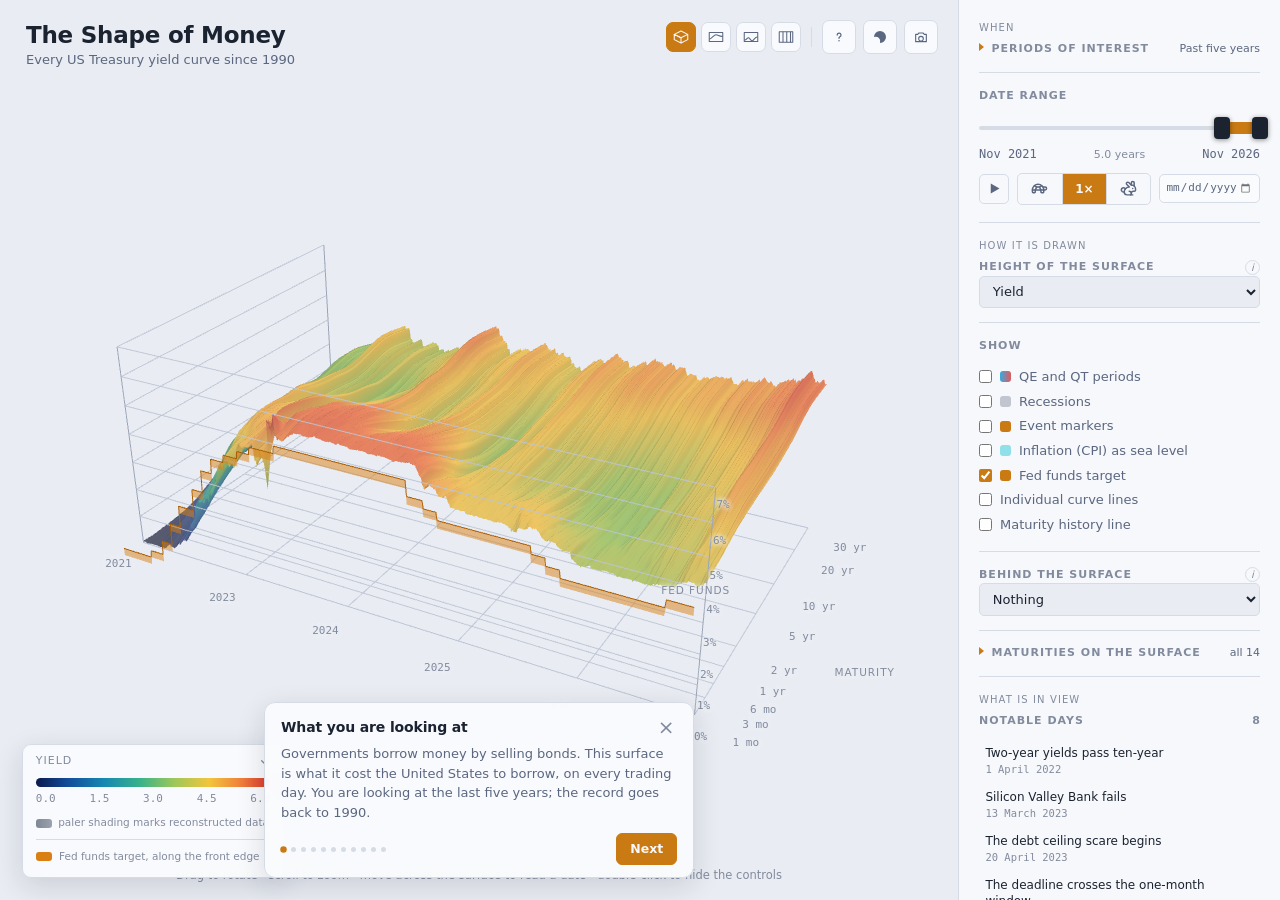
<file: docs/index.html>
<!doctype html>
<html lang="en">
<head>
<meta charset="utf-8">
<meta name="viewport" content="width=device-width, initial-scale=1, maximum-scale=1">
<meta name="color-scheme" content="dark">
<title>The Shape of Money, 36 Years of the US Treasury Yield Curve in 3D</title>
<meta name="description" content="An interactive three-dimensional view of the US Treasury yield curve since 1990, alongside the Fed funds rate, the Federal Reserve's balance sheet, the S&amp;P 500 and NBER recessions.">
<link rel="canonical" href="https://yieldcurve3d.com/">

<!-- Social preview. The image is redrawn from the data by the daily job, so a
     shared link always shows the current surface. -->
<meta property="og:type" content="website">
<meta property="og:site_name" content="The Shape of Money">
<meta property="og:url" content="https://yieldcurve3d.com/">
<meta property="og:title" content="The Shape of Money">
<meta property="og:description" content="Every US Treasury yield curve since 1990, in three dimensions, with the Fed funds rate, the Federal Reserve's balance sheet, the S&amp;P 500 and recessions.">
<meta property="og:image" content="https://yieldcurve3d.com/preview.png">
<meta property="og:image:width" content="1400">
<meta property="og:image:height" content="783">
<meta property="og:image:alt" content="US Treasury yields from January 2025 to September 2026 as a three-dimensional surface, orange along the thirty-year edge and yellow at the short end. A gold ribbon on the front edge is the Fed funds target, stepping down through three cuts in late 2025.">
<meta name="twitter:card" content="summary_large_image">
<meta name="twitter:title" content="The Shape of Money">
<meta name="twitter:description" content="Every US Treasury yield curve since 1990, in three dimensions.">
<meta name="twitter:image" content="https://yieldcurve3d.com/preview.png">

<link rel="stylesheet" href="style.css?v=b2ed111043">
<link rel="icon" href="data:image/svg+xml,<svg xmlns='http://www.w3.org/2000/svg' viewBox='0 0 32 32'><text y='26' font-size='26'>📈</text></svg>">
<script type="importmap">
{ "imports": {
    "three": "./vendor/three.module.js",
    "three/webgpu": "./vendor/three.module.js",
    "three/tsl": "./vendor/three.module.js",
    "three/addons/": "./vendor/",
      "./js/app.js": "./js/app.js?v=b2ed111043",
      "./js/colormap.js": "./js/colormap.js?v=b2ed111043",
      "./js/data.js": "./js/data.js?v=b2ed111043",
      "./js/inspector.js": "./js/inspector.js?v=b2ed111043",
      "./js/interpolate.js": "./js/interpolate.js?v=b2ed111043",
      "./js/layers.js": "./js/layers.js?v=b2ed111043",
      "./js/scene.js": "./js/scene.js?v=b2ed111043",
      "./js/snapshot.js": "./js/snapshot.js?v=b2ed111043",
      "./js/theme.js": "./js/theme.js?v=b2ed111043",
      "./js/tour.js": "./js/tour.js?v=b2ed111043"
  } }
</script>
</head>
<body>

<div id="loading"><div class="spinner"></div><p>Loading 36 years of yield curves…</p></div>

<main id="app" hidden>

  <div id="stage">
    <canvas id="scene" role="img" aria-label="Three-dimensional surface of US Treasury yields. Use the controls beside it to change the dates and what is shown; the readout gives the figures for any day you point at."></canvas>
    <div id="labels" aria-hidden="true"></div>

    <div id="stage-top">
      <h1>The Shape of Money</h1>
      <p class="sub">Every US Treasury yield curve since 1990</p>
    </div>

    <div id="stage-tools">
      <div class="views" role="group" aria-label="Camera angle">
        <button data-view="default" title="Angled, the default"><svg class="viewglyph" viewBox="0 0 24 24" aria-hidden="true" focusable="false" fill="none" stroke="currentColor" stroke-width="1.4" stroke-linejoin="round"><path d="M3 8.5 12 4l9 4.5-9 4.5z"/><path d="M3 8.5v7l9 4.5v-7z"/><path d="M21 8.5v7l-9 4.5"/></svg><span>Angled</span></button>
        <button data-view="front" title="End-on, one day as a single curve"><svg class="viewglyph" viewBox="0 0 24 24" aria-hidden="true" focusable="false" fill="none" stroke="currentColor" stroke-width="1.4" stroke-linejoin="round"><path d="M3 6h18v12H3z"/><path d="M3 15c4-1 6-6 9-6s5 3 9 2"/></svg><span>Curve on</span></button>
        <button data-view="side" title="From the side, along the time axis"><svg class="viewglyph" viewBox="0 0 24 24" aria-hidden="true" focusable="false" fill="none" stroke="currentColor" stroke-width="1.4" stroke-linejoin="round"><path d="M3 6h18v12H3z"/><path d="M3 16c3 1 4-4 6-3s3 5 5 4 4-6 7-5"/></svg><span>Along time</span></button>
        <button data-view="top" title="Straight down from above"><svg class="viewglyph" viewBox="0 0 24 24" aria-hidden="true" focusable="false" fill="none" stroke="currentColor" stroke-width="1.4" stroke-linejoin="round"><path d="M3 5h18v14H3z"/><path d="M8 5v14M13 5v14M18 5v14"/></svg><span>Overhead</span></button>
      </div>
      <span class="tools-rule" aria-hidden="true"></span>
      <button id="tour-btn" title="How to read this chart" aria-label="How to read this chart">
        <svg viewBox="0 0 24 24" width="16" height="16" aria-hidden="true"><path d="M9.2 9a2.9 2.9 0 1 1 3.9 2.7c-.7.3-1.1 1-1.1 1.7v.6" fill="none" stroke="currentColor" stroke-width="1.9" stroke-linecap="round"/><circle cx="12" cy="17.6" r="1.1" fill="currentColor"/></svg>
      </button>
      <button id="theme-toggle" title="Switch between light and dark" aria-label="Switch theme">
        <svg viewBox="0 0 24 24" width="16" height="16" aria-hidden="true"><path d="M12 3a9 9 0 1 0 9 9 7 7 0 0 1-9-9Z" fill="currentColor"/></svg>
      </button>
      <div class="menu-wrap">
        <button id="snap-toggle" aria-expanded="false" aria-haspopup="true" title="Chart snapshot">
          <svg viewBox="0 0 24 24" width="16" height="16" aria-hidden="true"><path d="M4 8h3l2-2h6l2 2h3v11H4V8Zm8 3a3.5 3.5 0 1 0 0 7 3.5 3.5 0 0 0 0-7Z" fill="none" stroke="currentColor" stroke-width="1.7" stroke-linejoin="round"/></svg>
        </button>
        <div id="snap-menu" hidden role="menu">
          <p class="menu-head">Chart snapshot</p>
          <button data-snap="download" role="menuitem"><span>Download image</span><kbd>⌥⌘S</kbd></button>
          <button data-snap="copy" role="menuitem"><span>Copy image</span><kbd>⇧⌘S</kbd></button>
          <button data-snap="link" role="menuitem"><span>Copy link</span><kbd>⌥S</kbd></button>
          <button data-snap="tab" role="menuitem"><span>Open in new tab</span></button>
          <button data-snap="print" role="menuitem"><span>Print</span><kbd>⌘P</kbd></button>
          <button data-snap="x" role="menuitem"><span>Share on X</span></button>
          <button data-snap="embed" role="menuitem"><span>Copy embed code</span></button>
        </div>
      </div>
      <button id="panel-toggle" aria-expanded="true" title="Show or hide the controls">
        <span></span><span></span><span></span>
      </button>
    </div>

    <div id="inspector" hidden></div>

    <div id="corner">
      <div id="legend-box">
        <button id="legend-toggle" aria-expanded="true">
          <span id="legend-title">Yield</span>
          <svg viewBox="0 0 12 12" width="10" height="10" aria-hidden="true"><path d="M2 4.5 6 8.5 10 4.5" fill="none" stroke="currentColor" stroke-width="1.6" stroke-linecap="round" stroke-linejoin="round"/></svg>
        </button>
        <div id="legend-body">
          <div id="legend-bar"></div>
          <div id="legend-ticks"></div>
          <p id="legend-recon"><span class="chip"></span> paler shading marks reconstructed data</p>
          <ul id="legend-keys"></ul>
        </div>
      </div>
    </div>
    <div id="toast" hidden></div>
    <div id="hint">Drag to rotate · scroll to zoom · move across the surface to read a date · double-click to hide the controls</div>

    <a id="embed-credit" href="https://yieldcurve3d.com/" target="_blank" rel="noopener">
      yieldcurve3d.com
      <svg viewBox="0 0 12 12" width="9" height="9" aria-hidden="true"><path d="M4 2h6v6M10 2 3 9" fill="none" stroke="currentColor" stroke-width="1.6" stroke-linecap="round" stroke-linejoin="round"/></svg>
    </a>
  </div>

  <aside id="panel">
    <p class="group">When</p>
    <section class="block">
      <details id="presets-block">
        <summary><h2>Periods of interest</h2><span id="preset-active"></span></summary>
        <div id="presets" class="presets"></div>
        <p id="preset-note" class="note"></p>
      </details>
    </section>
    <section class="block">
      <h2>Date range</h2>
      <div id="slider" class="slider">
        <div class="track"></div>
        <button class="fill" aria-label="Move the whole range" title="Drag to move the whole range"></button>
        <button class="handle" data-handle="lo" aria-label="Start date"></button>
        <button class="handle" data-handle="hi" aria-label="End date"></button>
      </div>
      <div class="range-readout">
        <span id="range-lo"></span>
        <span id="range-span"></span>
        <span id="range-hi"></span>
      </div>

      <div id="play-row">
        <button id="play-toggle" aria-pressed="false" aria-label="Play" title="Slide the whole window forward through the record"></button>
        <div class="speeds" id="play-speed" role="group" aria-label="Playback speed">
          <button data-speed="4" aria-label="Slow" title="Slow"><svg viewBox="0 0 24 24" fill="none" stroke="currentColor" stroke-width="2" stroke-linecap="round" stroke-linejoin="round" aria-hidden="true" focusable="false"><path d="m12 10 2 4v3a1 1 0 0 0 1 1h2a1 1 0 0 0 1-1v-3a8 8 0 1 0-16 0v3a1 1 0 0 0 1 1h2a1 1 0 0 0 1-1v-3l2-4h4Z"/><path d="M4.82 7.9 8 10"/><path d="M15.18 7.9 12 10"/><path d="M16.93 10H20a2 2 0 0 1 0 4H2"/></svg></button>
          <button data-speed="12" aria-pressed="true" aria-label="Normal speed" title="Normal speed">1&#215;</button>
          <button data-speed="40" aria-label="Fast" title="Fast"><svg viewBox="0 0 24 24" fill="none" stroke="currentColor" stroke-width="2" stroke-linecap="round" stroke-linejoin="round" aria-hidden="true" focusable="false"><path d="M13 16a3 3 0 0 1 2.24 5"/><path d="M18 12h.01"/><path d="M18 21h-8a4 4 0 0 1-4-4 7 7 0 0 1 7-7h.2L9.6 6.4a1 1 0 1 1 2.8-2.8L15.8 7h.2c3.3 0 6 2.7 6 6v1a2 2 0 0 1-2 2h-1a3 3 0 0 0-3 3"/><path d="M20 8.54V4a2 2 0 1 0-4 0v3"/><path d="M7.612 12.524a3 3 0 1 0-1.6 4.3"/></svg></button>
        </div>
        <input type="date" id="jump-date" aria-label="Jump to a date"
               title="Jump to a date. The window slides to hold it.">
      </div>

    </section>
    <p class="group">How it is drawn</p>
    <section class="block" id="height-block">
      <div class="head">
        <h2>Height of the surface</h2>
        <button type="button" class="info" aria-expanded="false"
                aria-controls="height-note" aria-label="What this means" title="What this means">i</button>
      </div>
      <select id="height-mode" aria-label="What the height of the surface means">
        <option value="level" selected>Yield</option>
        <option value="vsFunds">Yield minus Fed funds</option>
        <option value="vs3m">Yield minus 3-month</option>
      </select>
      <p id="height-note" class="note" hidden></p>
    </section>
    <section class="block" id="show-block">
      <h2>Show</h2>
      <label class="check"><input type="checkbox" id="opt-regimes"> <span class="sw sw-qe"></span> QE and QT periods</label>
      <label class="check"><input type="checkbox" id="opt-recessions"> <span class="sw sw-rec"></span> Recessions</label>
      <label class="check"><input type="checkbox" id="opt-events"> <span class="sw sw-ev"></span> Event markers</label>
      <label class="check"><input type="checkbox" id="opt-inflation"> <span class="sw sw-infl"></span> Inflation (CPI) as sea level</label>
      <label class="check"><input type="checkbox" id="opt-fedfunds"> <span class="sw sw-ff"></span> Fed funds target</label>
      <label class="check" title="Draws the actual daily curves on top of the surface, so you can see the readings the surface is stretched over. Over long ranges these are sampled; the legend says how often."><input type="checkbox" id="opt-lines"> Individual curve lines</label>
      <label class="check" title="Adds a second crosshair line running the other way, following one maturity through time, so you can see where the point you are reading sits in its own history."><input type="checkbox" id="opt-history"> Maturity history line</label>
    </section>
    <section class="block" id="wall-block">
      <div class="head">
        <h2>Behind the surface</h2>
        <button type="button" class="info" aria-expanded="false"
                aria-controls="context-note" aria-label="What this means" title="What this means">i</button>
      </div>
      <select id="context-series" aria-label="Series shown on the back wall">
        <option value="WALCL">Federal Reserve balance sheet</option>
        <option value="NASDAQCOM">NASDAQ Composite</option>
        <option value="SP500">S&amp;P 500</option>
        <option value="VIXCLS">VIX (volatility)</option>
        <option value="THREEFYTP10">10-year term premium</option>
        <option value="T10YIE">Expected inflation (10-year breakeven)</option>
        <option value="M2SL">Money supply growth (M2, year on year)</option>
        <option value="UNRATE">Unemployment rate</option>
        <option value="none" selected>Nothing</option>
      </select>
      <p id="context-note" class="note" hidden></p>
    </section>
    <section class="block">
      <details id="maturities-block">
        <summary><h2>Maturities on the surface</h2><span id="tenor-active"></span></summary>

      <label class="check all"><input type="checkbox" id="tenor-all" checked> Select all</label>
      <div id="tenor-list" class="tenors"></div>
      <p class="note">Switch any off and the curve is re-interpolated through
      the ones that are left, so the surface stays continuous.</p>
      </details>
    </section>
    <p class="group">What is in view</p>
    <section class="block" id="events-block">
      <h2>Notable days <span id="events-count"></span></h2>
      <div id="events-list"></div>
    </section>
    <div class="panel-foot">
    <section class="block" id="freshness-block">
      <p class="note freshness">
        <span id="data-through"></span>
        <button type="button" id="data-check">Check for newer</button>
      </p>
      <p class="note" id="data-status" role="status" hidden></p>
    </section>
    <section class="block credits">
      <details>
        <summary><h2>How to read this</h2></summary>
      <p>Height is the annualised yield a US Treasury security of that maturity
      paid on that day. The near edge is short-dated debt, the far edge is the
      30&#8209;year bond. Recessions fall across the surface as shade.</p>
      <p><strong>Reconstructed data.</strong> The Treasury stopped issuing the
      30&#8209;year bond between February 2002 and February 2006, and did not
      publish a 1&#8209;month rate before July 2001. Those gaps are filled by
      interpolation so the surface stays continuous, and shaded paler where
      that has happened.</p>
      <p class="src">Yields: US Department of the Treasury. Policy rate, balance
      sheet, term premium, NASDAQ, VIX, unemployment and recession dating: Federal Reserve
      Economic Data, St.&nbsp;Louis Fed. S&amp;P 500 closing prices from 1982.
      <span id="stamp"></span></p>
      <p class="src">Built with <a href="vendor/THREE-LICENSE.txt">three.js</a>,
      used under the MIT license. Turtle and rabbit from
      <a href="https://lucide.dev" rel="noopener" target="_blank">Lucide</a>,
      <a href="vendor/LUCIDE-LICENSE.txt">ISC license</a>.</p>
      <p class="src"><strong>Source and contact.</strong> The code, the data
      pipeline and a note on what the data does and does not support are at
      <a href="https://github.com/eric714/yield-curve-3d" rel="noopener"
      target="_blank">github.com/eric714/yield-curve-3d</a>. Corrections are
      welcome &mdash; open an issue there, or find me on X at
      <a href="https://x.com/Eric714" rel="noopener" target="_blank">@Eric714</a>.</p>
      </details>
    </section>
    <section class="block disclaimer">
      <h2>About the data</h2>
      <p>An educational visualization of US Treasury data. Errors, delays and
      gaps can occur; verify anything that matters against the original source.
      <strong>Not investment advice.</strong></p>
      <p class="src">No cookies. Page views are counted with GoatCounter, which
      stores no personal data and cannot identify you.</p>
    </section>
    </div>
  </aside>

</main>

<div id="print-host" aria-hidden="true"></div>
<noscript><p style="padding:2rem">This visualization needs JavaScript.</p></noscript>
<!-- Traffic counting.
     On, with the code below. GoatCounter sets no cookies and stores nothing in
     the visitor's browser, so there is nothing here to consent to. Empty the
     code to switch it off: no script is fetched and nothing is sent.
     Pinned to the versioned script with an integrity hash, so a compromised
     CDN cannot substitute different code. If GoatCounter ever rebuilds v5 the
     hash stops matching, the browser refuses the script, and counting silently
     stops. Recompute it with:
       curl -s https://gc.zgo.at/count.v5.js | openssl dgst -sha384 -binary | openssl base64 -A
     Deliberately skipped inside embeds: if a publisher puts the chart on a
     busy page, their readers did not choose to be counted, and the numbers
     would stop meaning "people who visited the site". -->
<script>
(function () {
  var CODE = "yieldcurve3d";        // your GoatCounter code; empty disables it entirely
  if (!CODE) return;
  if (new URLSearchParams(location.search).get("embed") === "1") return;
  if (location.hostname === "localhost" || location.hostname === "127.0.0.1") return;
  var s = document.createElement("script");
  s.async = true;
  s.src = "https://gc.zgo.at/count.v5.js";
  s.integrity = "sha384-atnOLvQb9t+jTSipvd75X2yginT4PjVbqDdlJAmxMm+wYElFmeR6EmLP5bYeoRVQ";
  s.crossOrigin = "anonymous";
  s.setAttribute("data-goatcounter", "https://" + CODE + ".goatcounter.com/count");
  document.head.appendChild(s);
})();
</script>

<script type="module" src="js/app.js?v=b2ed111043"></script>
</body>
</html>
</file>
<file: docs/style.css>
/* ------------------------------------------------------------------ base */
/* Palette values are written by js/theme.js so the 3D scene and the page
   always agree. These are the dark defaults, used before the script runs. */
:root{
  --bg:#080b14;
  --bg-panel:#0e1322;
  --bg-float:rgba(10,14,24,.93);
  --line:#1e2739;
  --ink:#e8ecf5;
  --ink-dim:#8b98b4;
  --ink-faint:#5a6782;
  --accent:#f2a03c;
  --accent-2:#4fb8e8;
  --shadow:0 8px 28px rgba(0,0,0,.55);
  --radius:7px;
  --font:system-ui,-apple-system,"Segoe UI",Roboto,Helvetica,Arial,sans-serif;
  --mono:ui-monospace,SFMono-Regular,"SF Mono",Menlo,Consolas,monospace;
}
*{box-sizing:border-box;margin:0;padding:0}
html,body{height:100%}
body{
  background:var(--bg);color:var(--ink);font-family:var(--font);
  font-size:15px;line-height:1.5;overflow:hidden;
  -webkit-font-smoothing:antialiased;
  transition:background .25s,color .25s;
}
button,select,input{font:inherit;color:inherit}
h1,h2{font-weight:600;letter-spacing:-.01em}

/* --------------------------------------------------------------- loading */
#loading{
  position:fixed;inset:0;display:grid;place-content:center;gap:1.25rem;
  justify-items:center;background:var(--bg);z-index:100;color:var(--ink-dim);
}
#loading.done{opacity:0;pointer-events:none;transition:opacity .5s}
.spinner{
  width:30px;height:30px;border:2px solid var(--line);
  border-top-color:var(--accent);border-radius:50%;animation:spin .8s linear infinite;
}
@keyframes spin{to{transform:rotate(360deg)}}

/* ---------------------------------------------------------------- layout */
#app{display:flex;height:100%;width:100%}
#stage{position:relative;flex:1;min-width:0}
#scene{display:block;width:100%;height:100%;touch-action:none;cursor:crosshair}
#scene:active{cursor:grabbing}

#panel{
  width:322px;flex:0 0 322px;height:100%;overflow-y:auto;
  background:var(--bg-panel);border-left:1px solid var(--line);
  padding:1.25rem;transition:margin-right .28s ease;
}
#app.collapsed #panel{margin-right:-322px}
#panel::-webkit-scrollbar{width:9px}
#panel::-webkit-scrollbar-thumb{background:var(--line);border-radius:9px}

.block{padding-bottom:.9rem;margin-bottom:.9rem;border-bottom:1px solid var(--line)}
.block:last-child{border:0;margin-bottom:0}
.block h2{
  font-size:11px;text-transform:uppercase;letter-spacing:.09em;
  color:var(--ink-faint);margin-bottom:.65rem;
}
.note{font-size:12.5px;color:var(--ink-dim);margin-top:.5rem;line-height:1.45}

/* --------------------------------------------------------------- overlay */
#stage-top{position:absolute;top:22px;left:26px;pointer-events:none;max-width:52%}
#stage-top h1{font-size:23px;line-height:1.15}
#stage-top .sub{font-size:13px;color:var(--ink-dim);margin-top:2px}

#hint{
  position:absolute;bottom:16px;left:50%;transform:translateX(-50%);
  font-size:11.5px;color:var(--ink-faint);pointer-events:none;
  white-space:nowrap;transition:opacity .2s;
}
/* Step aside while the readout is up rather than competing with it. */
#stage:has(#inspector:not([hidden])) #hint{opacity:0}

/* tool buttons, top right of the stage */
#stage-tools{position:absolute;top:20px;right:20px;display:flex;gap:7px;z-index:6}
#stage-tools button{
  width:34px;height:34px;display:grid;place-content:center;gap:4px;
  background:var(--bg-float);border:1px solid var(--line);
  border-radius:var(--radius);cursor:pointer;color:var(--ink-dim);
  backdrop-filter:blur(6px);transition:.15s;
}
#stage-tools button:hover{color:var(--ink);border-color:var(--ink-faint)}

/* Camera angles live with the camera now, not in the panel. They sit in the
   same cluster as the page tools but fenced off, because they are used far
   more often and mean something different. */
#stage-tools .views{display:flex;gap:5px}
#stage-tools .views button{width:30px;height:30px;align-self:center}
#stage-tools .views button span{display:none}   /* the glyph is the label */
#stage-tools .views button[aria-pressed=true]{
  background:var(--accent);border-color:var(--accent);color:var(--bg-panel);
}
.tools-rule{
  align-self:center;width:1px;height:20px;background:var(--line);margin:0 3px;
}
/* Seven buttons and a title do not both fit across a phone, so on narrow
   screens the cluster drops below the title and wraps to two rows. */
@media (max-width:820px){
  #stage-tools{
    top:96px;right:14px;
    flex-wrap:wrap;justify-content:flex-end;max-width:152px;
  }
  .tools-rule{display:none}
}
.viewglyph{width:18px;height:18px;display:block}
#panel-toggle span{display:block;width:15px;height:1.5px;background:currentColor}
#app:not(.collapsed) #panel-toggle{display:none}
[data-theme=light] #theme-toggle svg{transform:rotate(180deg)}

.menu-wrap{position:relative}
#snap-menu{
  position:absolute;top:40px;right:0;min-width:236px;padding:6px;
  background:var(--bg-float);border:1px solid var(--line);
  border-radius:9px;box-shadow:var(--shadow);backdrop-filter:blur(10px);
}
.menu-head{
  font-size:10.5px;text-transform:uppercase;letter-spacing:.09em;
  color:var(--ink-faint);padding:6px 9px 7px;
}
#snap-menu button{
  width:100%;height:auto;display:flex;align-items:center;justify-content:space-between;
  gap:1.5rem;padding:.45rem .6rem;background:none;border:0;border-radius:5px;
  color:var(--ink);font-size:13.5px;cursor:pointer;text-align:left;
}
#snap-menu button:hover{background:var(--line)}
#snap-menu kbd{
  font-family:var(--font);font-size:11.5px;color:var(--ink-faint);
}

#toast{
  position:absolute;bottom:22px;left:50%;transform:translateX(-50%);
  padding:.5rem .9rem;background:var(--bg-float);border:1px solid var(--line);
  border-radius:var(--radius);font-size:13px;box-shadow:var(--shadow);
  backdrop-filter:blur(8px);z-index:8;
}

/* 3D-projected axis labels */
#labels{position:absolute;inset:0;pointer-events:none;overflow:hidden}
#labels div{
  position:absolute;font-size:11px;font-family:var(--mono);
  color:var(--ink-faint);white-space:nowrap;transform:translate(-50%,-50%);
  text-shadow:0 0 5px var(--bg),0 0 5px var(--bg),0 0 5px var(--bg);
}
#labels div.axis-title{
  font-family:var(--font);font-size:10.5px;letter-spacing:.09em;
  text-transform:uppercase;
}
#labels div.era{color:var(--ink-dim);font-family:var(--font);font-size:11px}
/* Sits at the end of the maturity crosshair line, so it takes the ink color
   rather than the dimmed one the axis furniture uses. */
#labels div.hist-label{
  color:var(--ink);font-family:var(--font);font-size:10.5px;
  letter-spacing:.09em;text-transform:uppercase;transform:translate(0,-50%);
}

/* Data freshness. The date is the last trading day in the file, not the time
   the file was written: a build timestamp would change on every run and defeat
   the pipeline's "commit only when the data changed" rule. */
.freshness{
  display:flex;gap:.5em;align-items:baseline;flex-wrap:wrap;
  /* Same hairline the .block rule uses between sections, so the freshness
     line reads as its own thing rather than as a footnote to Jump to. */
  border-top:1px solid var(--line);margin-top:.9rem;padding-top:.9rem;
}
.freshness button{
  background:none;border:0;padding:0;font:inherit;color:var(--accent,#c8963c);
  cursor:pointer;text-decoration:underline;text-underline-offset:2px;
}
.freshness button:hover{opacity:.8}
.freshness button[disabled]{cursor:default;opacity:.5;text-decoration:none}
#data-status a{color:var(--accent);text-decoration:underline;text-underline-offset:2px}

/* ------------------------------------------------------------- inspector */
/* Legend keeps the bottom-left corner. The readout sits opposite it, because
   the bottom of the yield axis lands on the left and the panel was covering
   the 0-2% labels, which are the ones that matter during ZIRP. */
#corner{
  position:absolute;left:22px;bottom:22px;z-index:5;
  display:flex;flex-direction:column;gap:8px;align-items:flex-start;
  max-height:calc(100% - 44px);
}
#inspector{
  position:absolute;right:22px;bottom:22px;z-index:5;
  width:262px;padding:.7rem .8rem;
  background:var(--bg-float);border:1px solid var(--line);border-radius:9px;
  box-shadow:var(--shadow);backdrop-filter:blur(10px);
  font-size:12px;pointer-events:none;
}

#legend-box{
  width:262px;background:var(--bg-float);border:1px solid var(--line);
  border-radius:9px;box-shadow:var(--shadow);backdrop-filter:blur(10px);
  overflow:hidden;
}
#legend-toggle{
  display:flex;width:100%;align-items:center;justify-content:space-between;
  gap:.5rem;padding:.5rem .8rem;background:none;border:0;cursor:pointer;
  color:var(--ink-faint);font-size:11px;text-transform:uppercase;
  letter-spacing:.09em;
}
#legend-toggle:hover{color:var(--ink)}
#legend-toggle svg{transition:transform .18s;flex:0 0 auto}
#legend-box.closed #legend-toggle svg{transform:rotate(-90deg)}
#legend-box.closed #legend-body{display:none}
#legend-body{padding:0 .8rem .7rem}
#legend-recon{
  display:flex;align-items:center;gap:.4rem;
  margin-top:.5rem;font-size:10.5px;color:var(--ink-faint);
}
#legend-keys{list-style:none;margin:.5rem 0 0;padding:.5rem 0 0;border-top:1px solid var(--line)}
#legend-keys li{
  display:flex;align-items:center;gap:.45rem;
  font-size:10.5px;color:var(--ink-faint);padding:1px 0;
}
#legend-keys .k{width:16px;height:9px;border-radius:3px;flex:0 0 16px}
#legend-keys .k.line{height:2px;border-radius:2px}

#legend-recon .chip{
  width:16px;height:9px;border-radius:3px;flex:0 0 16px;
  background:linear-gradient(90deg,#7f8794,#9aa2ae);
}
.ins-head{display:flex;justify-content:space-between;align-items:baseline;margin-bottom:.5rem}
.ins-date{font-weight:600;font-size:13px}
.ins-pin{font-size:10px;text-transform:uppercase;letter-spacing:.08em;color:var(--accent)}
.ins-grid{display:grid;grid-template-columns:1fr 1fr;gap:1px 12px}
.ins-cell{display:flex;justify-content:space-between;align-items:baseline;gap:.5rem}
.ins-m{color:var(--ink-faint);font-size:11px}
.ins-v{font-family:var(--mono);font-size:12px}
.ins-cell.filled .ins-v,.ins-cell.filled .ins-m{opacity:.45;font-style:italic}
.ins-note{font-size:10.5px;color:var(--ink-faint);margin-top:.45rem;line-height:1.35}
.ins-extra{
  display:grid;grid-template-columns:auto 1fr;gap:1px 10px;
  margin-top:.55rem;padding-top:.5rem;border-top:1px solid var(--line);
}
.ins-extra dt{color:var(--ink-faint);font-size:11px}
.ins-extra dd{font-family:var(--mono);font-size:11.5px;text-align:right}
.ins-event{
  margin-top:.55rem;padding-top:.5rem;border-top:1px solid var(--line);
}
.ins-event b{display:block;font-size:12px;color:var(--accent);margin-bottom:2px}
.ins-event span{color:var(--ink-dim);font-size:11px;line-height:1.4}
.ins-hint{margin-top:.5rem;font-size:10px;color:var(--ink-faint)}

/* -------------------------------------------------------------- controls */
.presets{display:flex;flex-wrap:wrap;gap:5px}
.presets button{
  padding:.32rem .58rem;font-size:12px;background:transparent;
  border:1px solid var(--line);border-radius:5px;color:var(--ink-dim);
  cursor:pointer;transition:.14s;
}
.presets button:hover{border-color:var(--ink-faint);color:var(--ink)}
.presets button[aria-pressed=true]{
  background:var(--accent);border-color:var(--accent);color:var(--bg-panel);font-weight:600;
}

.slider{position:relative;height:26px;margin:.55rem 0 .3rem}
.slider .track,.slider .fill{position:absolute;border-radius:4px}
.slider .track{left:0;right:0;top:11px;height:4px;background:var(--line)}
/* The fill is a control, not decoration: grabbing it slides the whole range.
   It is taller than the track so there is something to actually take hold of. */
.slider .fill{
  top:7px;height:12px;background:var(--accent);border:0;padding:0;
  cursor:grab;touch-action:none;min-width:6px;
}
.slider .fill:active{cursor:grabbing}
.slider .fill:focus-visible{outline:2px solid var(--accent-2);outline-offset:2px}
.slider .handle{
  position:absolute;top:2px;width:16px;height:22px;margin-left:-8px;
  background:var(--ink);border:0;border-radius:4px;cursor:ew-resize;
  box-shadow:0 1px 5px rgba(0,0,0,.45);touch-action:none;
}
.slider .handle:focus-visible{outline:2px solid var(--accent-2);outline-offset:2px}
.range-readout{
  display:flex;justify-content:space-between;align-items:baseline;
  font-family:var(--mono);font-size:12px;color:var(--ink-dim);
}
#range-span{font-family:var(--font);font-size:11px;color:var(--ink-faint)}

select{
  width:100%;padding:.42rem .55rem;background:var(--bg);
  border:1px solid var(--line);border-radius:5px;cursor:pointer;font-size:13px;
}
.check{display:flex;align-items:center;gap:.5rem;font-size:13px;
  color:var(--ink-dim);cursor:pointer;padding:.16rem 0}
.check input{accent-color:var(--accent);cursor:pointer}
.check.all{font-weight:600;color:var(--ink);margin-bottom:.35rem}
.tenors{
  display:grid;grid-template-columns:1fr 1fr;gap:0 .6rem;
  padding-left:.2rem;border-left:2px solid var(--line);
}
.tenors .check{font-size:12px;padding:.1rem 0}
.sw{width:11px;height:11px;border-radius:3px;flex:0 0 11px}
.sw-qe{background:linear-gradient(90deg,#3aa8e0,#e05a5a)}
.sw-rec{background:currentColor;opacity:.35}
.sw-ev{background:var(--accent)}
.sw-infl{background:#4bd0e0;opacity:.6}
.sw-ff{background:var(--accent)}


/* Three groups and a footer. The labels are the only new chrome, and they buy
   a panel you navigate by category rather than by scanning eleven equal rows. */
.group{
  font-size:10px;letter-spacing:.11em;text-transform:uppercase;
  color:var(--ink-faint);margin:.8rem 0 .4rem;
}
.group:first-child{margin-top:0}
.panel-foot{
  border-top:2px solid var(--line);margin-top:.9rem;padding-top:.3rem;
}
.panel-foot .block:last-child{border-bottom:0;margin-bottom:0;padding-bottom:0}
/* The disclaimer stays open, so it gets quieter type rather than a drawer. */
.disclaimer p{font-size:11.5px;color:var(--ink-dim);line-height:1.5;margin:.45rem 0 0}

/* A heading with an affordance on the right. */
#panel .head{display:flex;align-items:center;gap:.5em}
#panel .head h2{margin:0}
.info{
  margin-left:auto;flex:0 0 auto;width:15px;height:15px;padding:0;
  font-family:var(--font);font-size:10px;font-style:italic;line-height:13px;
  background:transparent;border:1px solid var(--line);border-radius:50%;
  color:var(--ink-faint);cursor:pointer;
}
.info:hover{border-color:var(--ink-faint);color:var(--ink-dim)}
.info[aria-expanded=true]{border-color:var(--accent);color:var(--accent)}

/* Collapsible sections. The summary keeps the heading and adds what is
   currently chosen, so a closed section still answers "where am I". */
#panel details > summary{
  display:flex;align-items:baseline;gap:.5em;cursor:pointer;list-style:none;
}
#panel details > summary::-webkit-details-marker{display:none}
#panel details > summary::before{
  content:"";flex:0 0 auto;width:0;height:0;
  border-left:5px solid var(--accent);
  border-top:4px solid transparent;border-bottom:4px solid transparent;
  transform:translateY(-1px);transition:transform .15s ease;
}
#panel details[open] > summary::before{transform:translateY(-1px) rotate(90deg)}
#panel details > summary h2{margin:0}
#panel details > summary > span{
  font-size:11px;color:var(--ink-dim);margin-left:auto;text-align:right;
}
#panel details[open] > summary > span{opacity:.55}

/* ---------------------------------------------------------------- events */
#events-count{
  float:right;font-variant-numeric:tabular-nums;letter-spacing:0;
  color:var(--ink-faint);
}
/* Long ranges can carry twenty markers; keep the list from pushing the rest
   of the panel off the bottom. */
#events-list{
  display:flex;flex-direction:column;gap:2px;
  max-height:196px;overflow-y:auto;
}
#events-list::-webkit-scrollbar{width:7px}
#events-list::-webkit-scrollbar-thumb{background:var(--line);border-radius:7px}
#events-list button{
  display:block;width:100%;text-align:left;background:none;border:0;
  padding:.3rem .4rem;border-radius:5px;cursor:pointer;color:var(--ink-dim);
  font-size:12px;line-height:1.35;
}
#events-list button:hover{background:var(--line);color:var(--ink)}
#events-list b{display:block;font-weight:500;color:var(--ink)}
#events-list time{font-family:var(--mono);font-size:10.5px;color:var(--ink-faint)}
#events-list .empty{font-size:12.5px;color:var(--ink-faint);padding:.2rem 0}

#legend-bar{height:9px;border-radius:5px}
#legend-ticks{
  display:flex;justify-content:space-between;margin-top:4px;
  font-family:var(--mono);font-size:11px;color:var(--ink-faint);
}

.credits p{font-size:12.5px;color:var(--ink-dim);margin-bottom:.6rem;line-height:1.5}
.credits strong{color:var(--ink)}
.credits .src{font-size:11.5px;color:var(--ink-faint)}
.disclaimer p{font-size:11.5px;color:var(--ink-faint);line-height:1.5;margin-bottom:.55rem}
.disclaimer strong{color:var(--ink-dim)}
.credits a{color:var(--ink-dim);text-decoration:underline;text-underline-offset:2px}
.credits a:hover{color:var(--accent)}

/* ------------------------------------------------------------------ embed */
/* ?embed=1 strips the page back to the chart so a publisher can put it in an
   iframe. The view still comes from the URL, so an embedder picks the period
   and the reader can rotate and read it, but not wander off the story. */
#embed-credit{display:none}
[data-embed] #panel,
[data-embed] #panel-toggle{display:none!important}
[data-embed] #app{display:block}
[data-embed] #stage{width:100%;height:100%}
[data-embed] #stage-top h1{font-size:17px}
[data-embed] #stage-top .sub{font-size:11.5px}
[data-embed] #hint{font-size:10.5px}
[data-embed] #embed-credit{
  position:absolute;right:16px;bottom:14px;display:flex;align-items:center;
  gap:4px;font-size:11px;color:var(--ink-faint);text-decoration:none;
  padding:.25rem .45rem;border-radius:5px;transition:.15s;z-index:6;
}
[data-embed] #embed-credit:hover{color:var(--ink);background:var(--line)}
/* Short frames cannot spare the room for the title and the hint. */
@media (max-height:420px){
  [data-embed] #stage-top .sub,[data-embed] #hint{display:none}
  [data-embed] #stage-top h1{font-size:15px}
}

/* ----------------------------------------------------------------- print */
#print-host{display:none}
@media print{
  body{overflow:visible;background:#fff}
  #app,#loading,#toast{display:none!important}
  #print-host{display:block}
  #print-host img{width:100%;height:auto}
  @page{margin:12mm;size:landscape}
}

/* --------------------------------------------------------------- mobile */
@media (max-width:820px){
  #app{flex-direction:column}
  #stage{flex:1 1 52%;min-height:0}
  #panel{
    width:100%;flex:1 1 48%;border-left:0;border-top:1px solid var(--line);
    padding:1rem;
  }
  #app.collapsed #panel{margin-right:0;display:none}
  #stage-top h1{font-size:18px}
  #stage-top .sub{font-size:12px}
  #hint{display:none}
  #corner{left:10px;bottom:10px;gap:6px}
  #legend-box{width:210px;font-size:11px}
  .tenors{grid-template-columns:1fr 1fr 1fr}

  /* On a phone the readout is the widest thing on screen, so lay it along the
     bottom rather than stacking it into a tall column that buries the chart. */
  #inspector{
    left:10px;right:10px;bottom:10px;width:auto;
    font-size:11px;padding:.55rem .65rem;
    max-height:54%;overflow-y:auto;
  }
  /* Both want the bottom of a small screen. The readout is the thing you
     asked for by tapping, so it wins while it is up. */
  #stage:has(#inspector:not([hidden])) #corner{opacity:0;pointer-events:none}
  .ins-grid{grid-template-columns:repeat(3,1fr);gap:1px 10px}
  .ins-m{font-size:10px}
  .ins-v{font-size:11px}
  .ins-extra{grid-template-columns:auto 1fr;gap:0 8px}
  .ins-extra dt,.ins-extra dd{font-size:10.5px}
  .ins-note,.ins-hint{display:none}
  .ins-event span{font-size:10.5px}
}
@media (prefers-reduced-motion:reduce){*{animation:none!important;transition:none!important}}

/* ------------------------------------------------------------------- tour */
/* No dimmed backdrop: the chart is the lesson, so it has to stay visible. */
#tour{
  position:absolute;left:50%;bottom:22px;transform:translateX(-50%);
  width:min(430px,calc(100% - 32px));padding:.85rem 1rem .75rem;
  background:var(--bg-float);border:1px solid var(--line);border-radius:11px;
  box-shadow:var(--shadow);backdrop-filter:blur(12px);z-index:12;
}
.tour-head{display:flex;align-items:center;justify-content:space-between;gap:1rem}
.tour-head b{font-size:14px;letter-spacing:-.01em}
.tour-head button{
  background:none;border:0;color:var(--ink-faint);font-size:20px;line-height:1;
  cursor:pointer;padding:0 .15rem;
}
.tour-head button:hover{color:var(--ink)}
#tour p{font-size:13px;color:var(--ink-dim);margin:.4rem 0 .7rem;line-height:1.5}
.tour-foot{display:flex;align-items:center;justify-content:space-between;gap:1rem}
.tour-dots{display:flex;gap:5px}
.tour-dots span{
  width:5px;height:5px;border-radius:50%;background:var(--line);transition:.2s;
}
.tour-dots span.on{background:var(--accent);transform:scale(1.3)}
.tour-btns{display:flex;gap:6px}
.tour-btns button{
  padding:.34rem .8rem;font-size:12.5px;border-radius:6px;cursor:pointer;
  border:1px solid var(--line);background:transparent;color:var(--ink-dim);
}
.tour-btns .ghost:hover{color:var(--ink);border-color:var(--ink-faint)}
.tour-btns .go{
  background:var(--accent);border-color:var(--accent);
  color:var(--bg-panel);font-weight:600;
}
/* Ring the control a step is talking about. */
.tour-spot{
  outline:2px solid var(--accent);outline-offset:6px;border-radius:6px;
  animation:tourPulse 1.6s ease-in-out infinite;
}
@keyframes tourPulse{50%{outline-color:transparent}}

/* On anything but a wide screen the tour card and the corner panels compete
   for the same strip along the bottom. The card wins while it is up. */
@media (max-width:1180px){
  #stage:has(#tour) #corner,
  #stage:has(#tour) #inspector{opacity:0;pointer-events:none}
}
@media (max-width:820px){
  #tour{bottom:10px;width:calc(100% - 20px);padding:.7rem .8rem .65rem}
  #tour p{font-size:12.5px}
}


/* ------------------------------------------------------- play and jump */
#play-row{display:flex;gap:8px;align-items:center;margin:.55rem 0 .2rem}

/* Icon only, and square, so it reads as a transport control rather than as a
   fourth word in the row. */
#play-toggle{
  flex:0 0 auto;width:30px;height:30px;padding:0;
  display:flex;align-items:center;justify-content:center;
  background:transparent;border:1px solid var(--line);border-radius:5px;
  color:var(--ink-dim);cursor:pointer;
}
#play-toggle:hover{border-color:var(--ink-faint);color:var(--ink)}
#play-toggle[aria-pressed=true]{
  background:var(--accent);border-color:var(--accent);color:var(--bg-panel);
}
#play-toggle svg{display:block}

/* One control with hairline dividers rather than three pills with gaps: the
   three speeds are a single choice, and spacing them apart said otherwise. */
.speeds{
  flex:1 1 auto;display:grid;grid-template-columns:repeat(3,1fr);
  border:1px solid var(--line);border-radius:5px;overflow:hidden;
}
.speeds button{
  padding:0;min-height:30px;font-size:12px;font-variant-numeric:tabular-nums;
  background:transparent;border:0;border-left:1px solid var(--line);
  color:var(--ink-dim);cursor:pointer;
  display:flex;align-items:center;justify-content:center;
}
.speeds button:first-child{border-left:0}
/* Sized down from 21px to sit on the same optical line as the 12px numeral
   beside them. Stroke, not fill, so currentColor still does the tinting. */
.speeds svg{width:17px;height:17px;display:block;
  fill:none;stroke:currentColor;stroke-width:2.1;
  stroke-linecap:round;stroke-linejoin:round}
.speeds button:hover{color:var(--ink)}
.speeds button[aria-pressed=true]{
  background:var(--accent);color:var(--bg-panel);font-weight:600;
}
#jump-date{
  margin-left:auto;flex:0 0 auto;width:9.2em;font-size:11px;
  font-family:var(--mono);padding:.25rem .35rem;
  background:var(--bg-float);color:var(--ink-dim);
  border:1px solid var(--line);border-radius:5px;
  color-scheme:light dark;                 /* darkens the native picker too */
}
#jump-date:hover,#jump-date:focus{border-color:var(--ink-faint);color:var(--ink)}
#jump-date::-webkit-calendar-picker-indicator{opacity:.55;cursor:pointer}
.sr-only{
  position:absolute;width:1px;height:1px;padding:0;margin:-1px;
  overflow:hidden;clip:rect(0 0 0 0);white-space:nowrap;border:0;
}
/* The panel is gone in an embed, so these go with it. */
[data-embed] #play-row{display:none}

/* --------------------------------------------------- the day, in 2D */
.ins-slice{
  display:block;width:100%;height:auto;margin:0 0 .5rem;overflow:visible;
}
.ins-slice .curve{fill:none;stroke:var(--accent);stroke-width:1.4;
  stroke-linejoin:round;stroke-linecap:round}
.ins-slice circle{fill:var(--accent)}
.ins-slice circle.filled{opacity:.4}
.ins-slice .zero{stroke:var(--ink-faint);stroke-width:1;stroke-dasharray:2 3}
.ins-slice .tick{fill:var(--ink-faint);font-size:9px;letter-spacing:.02em}
/* On a phone the inspector is a sheet over the chart; the slice shrinks so the
   numbers stay on screen rather than being pushed below the fold. */
@media (max-width:760px){
  .ins-slice{max-height:52px}
}
</file>
